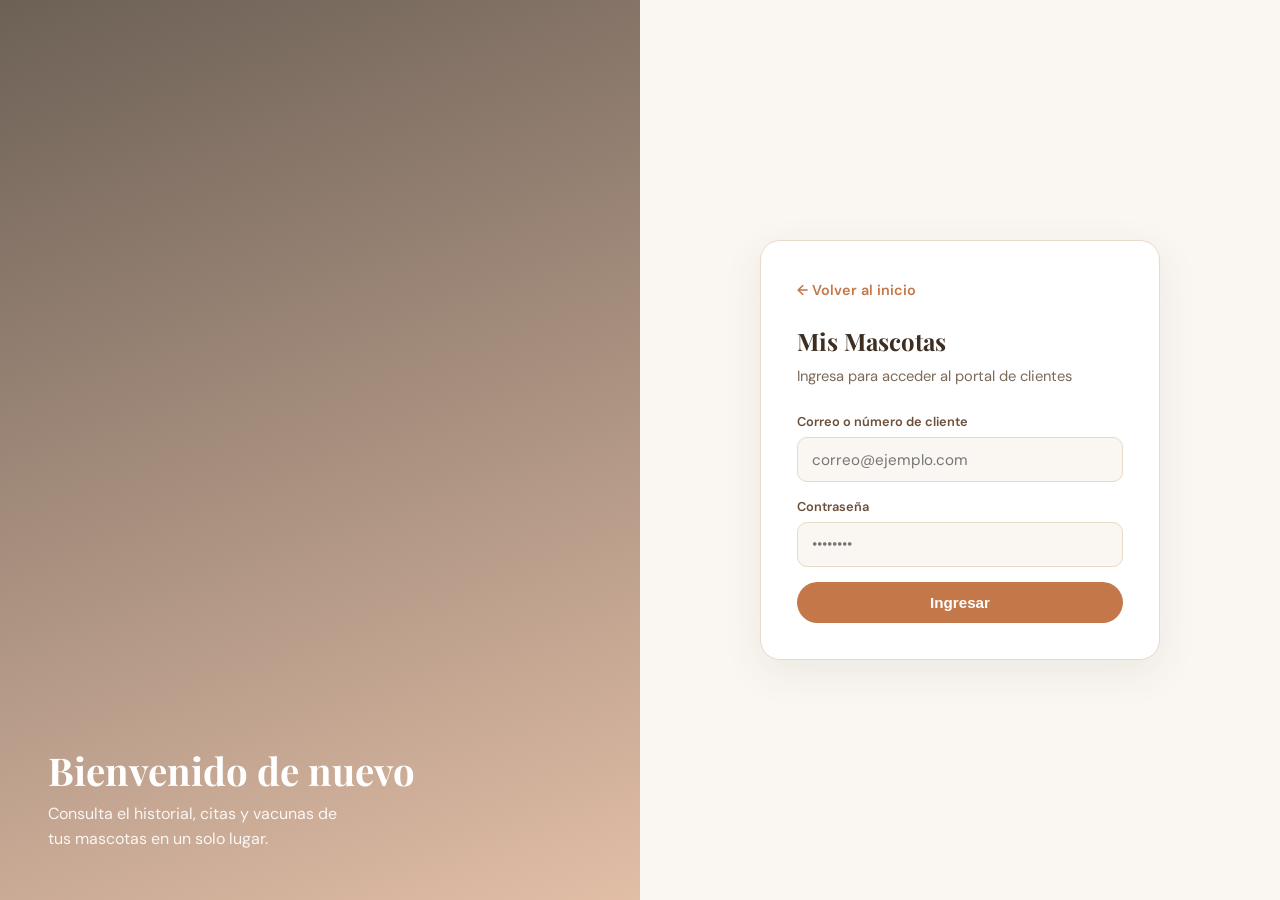
<file: login.html>
<!--
  ======================================================================
  INSTITUCIÓN: CBTis 166 Pablo Torres Burgos
  ----------------------------------------------------------------------
  * Estudiante: DELGADO ROMERO FATIMA LIZBETH
  * Grupo: 5A PRO VESP
  * Actividad: Portal Clínica Veterinaria — Login
  ====================================================================== -->
<!DOCTYPE html>
<html lang="es">
<head>
    <meta charset="UTF-8">
    <meta name="viewport" content="width=device-width, initial-scale=1.0">
    <title>Mis Mascotas — Huellitas Vet</title>
    <link rel="preconnect" href="https://fonts.googleapis.com">
    <link rel="preconnect" href="https://fonts.gstatic.com" crossorigin>
    <link href="https://fonts.googleapis.com/css2?family=DM+Sans:wght@400;500;600;700&family=Playfair+Display:wght@600;700&display=swap" rel="stylesheet">
    <link rel="stylesheet" href="styles.css">
    <style>
        .login-page {
            min-height: 100vh;
            display: grid;
            grid-template-columns: 1fr 1fr;
            background: var(--bg);
        }
        .login-visual {
            background:
                linear-gradient(160deg, rgba(61,46,34,0.75), rgba(196,120,74,0.45)),
                url('https://images.unsplash.com/photo-1548199973-03cce0bbc87b?auto=format&fit=crop&w=1200&q=80');
            background-size: cover;
            background-position: center;
            display: flex;
            align-items: flex-end;
            padding: 3rem;
            color: #fff;
        }
        .login-visual h1 {
            font-family: 'Playfair Display', serif;
            font-size: 2.4rem;
            line-height: 1.2;
            margin-bottom: 0.5rem;
        }
        .login-visual p { opacity: 0.9; max-width: 28ch; }
        .login-panel {
            display: flex;
            align-items: center;
            justify-content: center;
            padding: 2rem;
        }
        .login-box {
            width: 100%;
            max-width: 400px;
            background: #fff;
            border-radius: 20px;
            padding: 2.25rem;
            border: 1px solid var(--sand);
            box-shadow: var(--shadow);
        }
        .login-box h2 {
            font-family: 'Playfair Display', serif;
            color: var(--brown-dark);
            margin-bottom: 0.25rem;
        }
        .login-box .sub { color: var(--muted); margin-bottom: 1.5rem; font-size: 0.92rem; }
        .back-link {
            display: inline-block;
            margin-bottom: 1.25rem;
            color: var(--accent);
            font-weight: 600;
            font-size: 0.9rem;
        }
        @media (max-width: 800px) {
            .login-page { grid-template-columns: 1fr; }
            .login-visual { min-height: 220px; padding: 2rem; }
        }
    </style>
</head>
<body>
    <div class="login-page">
        <div class="login-visual">
            <div>
                <h1>Bienvenido de nuevo</h1>
                <p>Consulta el historial, citas y vacunas de tus mascotas en un solo lugar.</p>
            </div>
        </div>
        <div class="login-panel">
            <div class="login-box">
                <a href="index.html" class="back-link">← Volver al inicio</a>
                <h2>Mis Mascotas</h2>
                <p class="sub">Ingresa para acceder al portal de clientes</p>
                <form id="form-login" action="#" method="POST">
                    <div class="field">
                        <label for="usuario">Correo o número de cliente</label>
                        <input type="text" id="usuario" name="usuario" required placeholder="correo@ejemplo.com" autocomplete="username">
                    </div>
                    <div class="field">
                        <label for="password">Contraseña</label>
                        <input type="password" id="password" name="password" required placeholder="••••••••" autocomplete="current-password">
                    </div>
                    <button type="submit" class="btn btn-primary btn-block">Ingresar</button>
                </form>
            </div>
        </div>
    </div>
    <script src="script.js"></script>
</body>
</html>
</file>
<file: styles.css>
/*
  ============================================================
  styles.css — Huellitas Vet
  ============================================================
  Archivo de estilos del portal de la clínica veterinaria.
  Organización:
  1. Variables CSS (paleta institucional)
  2. Reset y estilos base
  3. Componentes (header, botones, cards, formularios, footer)
  4. Layouts con Flexbox (navegación) y CSS Grid (rejillas)
  5. Media Queries para diseño responsivo
  ============================================================
*/

/* ---- Variables de diseño (paleta institucional) ---- */
:root {
    --bg: #faf7f2;           /* Fondo principal cálido */
    --bg-alt: #f3ebe3;       /* Fondo alterno para secciones */
    --sand: #e8d9c8;         /* Bordes y separadores */
    --brown: #6b4f3a;        /* Color principal de marca */
    --brown-dark: #3d2e22;   /* Textos oscuros y footer */
    --accent: #c4784a;       /* Acento naranja */
    --accent-dark: #a35e35;  /* Acento más oscuro (hover) */
    --text: #2c241c;         /* Texto principal */
    --muted: #7a6a5a;        /* Texto secundario */
    --white: #ffffff;
    --radius: 16px;          /* Radio de bordes redondeados */
    --shadow: 0 12px 40px rgba(61, 46, 34, 0.08);
}

/* ---- Reset básico y estilos globales ---- */
* { box-sizing: border-box; margin: 0; padding: 0; }

body {
    font-family: 'DM Sans', system-ui, sans-serif;
    background: var(--bg);
    color: var(--text);
    line-height: 1.6;
}

img { max-width: 100%; display: block; }
a { color: inherit; text-decoration: none; }
ul { list-style: none; }

.container {
    width: min(1120px, 92%);
    margin-inline: auto;
}

/* ---- Top bar ---- */
.top-bar {
    background: var(--brown-dark);
    color: #e8d9c8;
    font-size: 0.82rem;
    padding: 0.45rem 0;
}
.top-bar-inner {
    width: min(1120px, 92%);
    margin: 0 auto;
    display: flex;
    gap: 1.5rem;
    justify-content: flex-end;
}
.top-wa { color: inherit; text-decoration: none; }
.top-wa:hover { text-decoration: underline; }
.top-wa strong { color: #86efac; }

/* ---- Header / Nav (Flexbox) ---- */
/* El menú de navegación se construye con Flexbox:
   logo a la izquierda y enlaces alineados a la derecha. */
.site-header {
    background: var(--white);
    position: sticky;
    top: 0;
    z-index: 50;
    border-bottom: 1px solid var(--sand);
}
.nav-wrap {
    width: min(1120px, 92%);
    margin: 0 auto;
    display: flex;              /* Flexbox para alinear logo + nav */
    align-items: center;
    justify-content: space-between;
    padding: 0.9rem 0;
}
.logo {
    display: flex;
    align-items: center;
    gap: 0.5rem;
    font-weight: 700;
    font-size: 1.15rem;
}
.logo-mark { font-size: 1.4rem; }
.logo-text em { font-style: normal; color: var(--accent); }

.main-nav {
    display: flex;
    align-items: center;
    gap: 1.4rem;
}
.main-nav a {
    font-size: 0.92rem;
    font-weight: 500;
    color: var(--muted);
    transition: color 0.15s;
}
.main-nav a:hover { color: var(--brown); }
.btn-nav {
    background: var(--brown) !important;
    color: var(--white) !important;
    padding: 0.5rem 1rem;
    border-radius: 999px;
    font-weight: 600 !important;
}
.btn-nav:hover { background: var(--brown-dark) !important; }

/* ---- Buttons ---- */
.btn {
    display: inline-flex;
    align-items: center;
    justify-content: center;
    padding: 0.75rem 1.4rem;
    border-radius: 999px;
    font-weight: 600;
    font-size: 0.95rem;
    border: none;
    cursor: pointer;
    transition: transform 0.15s, background 0.15s;
}
.btn:hover { transform: translateY(-1px); }
.btn-primary {
    background: var(--accent);
    color: var(--white);
}
.btn-primary:hover { background: var(--accent-dark); }
.btn-ghost {
    background: transparent;
    color: var(--brown);
    border: 1.5px solid var(--sand);
}
.btn-block { width: 100%; }

/* ---- Hero ---- */
.hero {
    display: grid;
    grid-template-columns: 1.05fr 0.95fr;
    gap: 2.5rem;
    align-items: center;
    width: min(1120px, 92%);
    margin: 0 auto;
    padding: 3.5rem 0 4rem;
}
.hero-eyebrow {
    font-size: 0.8rem;
    text-transform: uppercase;
    letter-spacing: 0.12em;
    color: var(--accent);
    font-weight: 600;
    margin-bottom: 0.75rem;
}
.hero h1 {
    font-family: 'Playfair Display', Georgia, serif;
    font-size: clamp(2.2rem, 4.5vw, 3.4rem);
    line-height: 1.15;
    color: var(--brown-dark);
    margin-bottom: 1rem;
}
.hero h1 span { color: var(--accent); }
.hero-lead {
    color: var(--muted);
    font-size: 1.05rem;
    max-width: 34ch;
    margin-bottom: 1.5rem;
}
.hero-actions {
    display: flex;
    flex-wrap: wrap;
    gap: 0.75rem;
    margin-bottom: 1.5rem;
}
.hero-badges {
    display: flex;
    flex-wrap: wrap;
    gap: 1rem;
    font-size: 0.88rem;
    color: var(--brown);
    font-weight: 500;
}
.hero-visual {
    position: relative;
}
.hero-main-img {
    width: 100%;
    height: 420px;
    object-fit: cover;
    border-radius: 24px;
    box-shadow: var(--shadow);
}
.hero-float {
    position: absolute;
    bottom: -1.5rem;
    left: -1.5rem;
    width: 140px;
    height: 140px;
    border-radius: 20px;
    overflow: hidden;
    border: 4px solid var(--white);
    box-shadow: var(--shadow);
}
.hero-float img {
    width: 100%;
    height: 100%;
    object-fit: cover;
}

/* ---- Sections common ---- */
.section { padding: 4.5rem 0; }
.section-title {
    font-family: 'Playfair Display', Georgia, serif;
    font-size: clamp(1.7rem, 3vw, 2.3rem);
    color: var(--brown-dark);
    text-align: center;
    margin-bottom: 0.4rem;
}
.section-sub {
    text-align: center;
    color: var(--muted);
    margin-bottom: 2.5rem;
}
.eyebrow {
    font-size: 0.78rem;
    text-transform: uppercase;
    letter-spacing: 0.12em;
    color: var(--accent);
    font-weight: 600;
    margin-bottom: 0.5rem;
}

/* ---- How it works ---- */
.how { background: var(--white); }
.how-grid {
    display: grid;
    grid-template-columns: repeat(3, 1fr);
    gap: 1.5rem;
}
.how-card {
    background: var(--bg);
    border-radius: var(--radius);
    padding: 1.75rem;
    border: 1px solid var(--sand);
}
.how-num {
    font-family: 'Playfair Display', serif;
    font-size: 1.6rem;
    color: var(--accent);
    font-weight: 700;
    display: block;
    margin-bottom: 0.6rem;
}
.how-card h3 {
    font-size: 1.1rem;
    margin-bottom: 0.4rem;
    color: var(--brown-dark);
}
.how-card p { color: var(--muted); font-size: 0.92rem; }

/* ---- Services (CSS Grid) ---- */
.services-grid {
    display: grid;
    grid-template-columns: repeat(4, 1fr);
    gap: 1.25rem;
}
.service-card {
    background: var(--white);
    border-radius: var(--radius);
    overflow: hidden;
    border: 1px solid var(--sand);
    box-shadow: var(--shadow);
    transition: transform 0.2s;
}
.service-card:hover { transform: translateY(-4px); }
.service-img {
    height: 160px;
    overflow: hidden;
}
.service-img img {
    width: 100%;
    height: 100%;
    object-fit: cover;
}
.service-body { padding: 1.1rem 1.2rem 1.3rem; }
.service-body h3 {
    font-size: 1rem;
    color: var(--brown-dark);
    margin-bottom: 0.35rem;
}
.service-body p {
    font-size: 0.88rem;
    color: var(--muted);
}

/* ---- Offer + stats ---- */
/* Sección con texto principal + aside (horarios) + imagen.
   Usamos CSS Grid para distribuir las tres columnas en pantallas grandes. */
.offer { background: var(--bg-alt); padding-bottom: 0; }
.offer-layout {
    display: grid;
    grid-template-columns: 1.2fr 0.9fr 1fr;
    gap: 2rem;
    align-items: start;
    margin-bottom: 3rem;
}
.offer-text h2 {
    font-family: 'Playfair Display', serif;
    font-size: 2rem;
    color: var(--brown-dark);
    margin-bottom: 0.75rem;
}
.offer-text > p { color: var(--muted); margin-bottom: 1.25rem; }
.offer-list li {
    padding: 0.45rem 0;
    color: var(--brown);
    border-bottom: 1px solid var(--sand);
    font-size: 0.95rem;
}

/* Aside semántico: bloque lateral con información complementaria */
.offer-aside {
    background: var(--white);
    border: 1px solid var(--sand);
    border-radius: var(--radius);
    padding: 1.5rem;
    box-shadow: var(--shadow);
}
.offer-aside h3 {
    font-family: 'Playfair Display', serif;
    font-size: 1.15rem;
    color: var(--brown-dark);
    margin-bottom: 0.85rem;
}
.aside-list li {
    padding: 0.35rem 0;
    font-size: 0.9rem;
    color: var(--brown);
    border-bottom: 1px solid var(--sand);
}
.aside-list li:last-child { border-bottom: none; }
.aside-tip {
    margin-top: 1rem;
    font-size: 0.88rem;
    color: var(--muted);
    line-height: 1.5;
}

.offer-visual img {
    width: 100%;
    height: 360px;
    object-fit: cover;
    border-radius: 24px;
    box-shadow: var(--shadow);
}
.stats-bar {
    display: grid;
    grid-template-columns: repeat(4, 1fr);
}
.stat {
    padding: 1.75rem 1rem;
    text-align: center;
    color: var(--white);
}
.stat:nth-child(1) { background: #2c241c; }
.stat:nth-child(2) { background: #6b4f3a; }
.stat:nth-child(3) { background: #8b6b4f; }
.stat:nth-child(4) { background: #c4784a; }
.stat-num {
    display: block;
    font-family: 'Playfair Display', serif;
    font-size: 2rem;
    font-weight: 700;
}
.stat-label {
    font-size: 0.78rem;
    text-transform: uppercase;
    letter-spacing: 0.1em;
    opacity: 0.9;
}

/* ---- Team carousel ---- */
.team { background: var(--white); }
.team-head {
    display: flex;
    justify-content: space-between;
    align-items: flex-end;
    margin-bottom: 1.5rem;
}
.team-head .section-title,
.team-head .section-sub { text-align: left; margin-bottom: 0; }
.team-head .section-sub { margin-top: 0.25rem; }
.team-nav { display: flex; gap: 0.5rem; }
.nav-btn {
    width: 42px;
    height: 42px;
    border-radius: 50%;
    border: 1.5px solid var(--sand);
    background: var(--bg);
    font-size: 1.4rem;
    cursor: pointer;
    color: var(--brown);
    transition: background 0.15s;
}
.nav-btn:hover { background: var(--sand); }
.team-track {
    display: flex;
    gap: 1.25rem;
    overflow-x: auto;
    scroll-behavior: smooth;
    padding-bottom: 0.5rem;
    cursor: grab;
}
.team-track::-webkit-scrollbar { height: 6px; }
.team-track::-webkit-scrollbar-thumb { background: var(--sand); border-radius: 99px; }
.team-card {
    flex: 0 0 240px;
    background: var(--bg);
    border-radius: var(--radius);
    overflow: hidden;
    border: 1px solid var(--sand);
}
.team-card img {
    width: 100%;
    height: 220px;
    object-fit: cover;
}
.team-info { padding: 1rem; }
.team-info h3 { font-size: 1rem; color: var(--brown-dark); margin-bottom: 0.25rem; }
.team-info p { font-size: 0.85rem; color: var(--muted); }

/* ---- Support ---- */
.support { background: var(--bg); }
.support-grid {
    display: grid;
    grid-template-columns: repeat(3, 1fr);
    gap: 1.25rem;
}
.support-card {
    background: var(--white);
    border: 1px solid var(--sand);
    border-radius: var(--radius);
    padding: 1.5rem;
    text-align: center;
    box-shadow: var(--shadow);
}
.support-card img {
    width: 100px;
    height: 100px;
    object-fit: cover;
    border-radius: 50%;
    margin: 0 auto 1rem;
}
.support-card h3 {
    font-family: 'Playfair Display', serif;
    color: var(--brown-dark);
    margin-bottom: 0.4rem;
}
.support-card p { font-size: 0.9rem; color: var(--muted); }

/* ---- Form section ---- */
.cta-form { background: var(--bg-alt); }
.cta-layout {
    display: grid;
    grid-template-columns: 1fr 1fr;
    gap: 2.5rem;
    align-items: start;
}
.cta-info h2 {
    font-family: 'Playfair Display', serif;
    font-size: 2rem;
    color: var(--brown-dark);
    margin-bottom: 0.75rem;
}
.cta-info > p { color: var(--muted); margin-bottom: 1rem; }
.cta-list {
    margin-bottom: 1.5rem;
}
.cta-list li {
    padding: 0.35rem 0;
    color: var(--brown);
    font-weight: 500;
}
.embed-video {
    border-radius: 16px;
    overflow: hidden;
    aspect-ratio: 16/9;
    box-shadow: var(--shadow);
}
.embed-video iframe {
    width: 100%;
    height: 100%;
    border: 0;
}

.form-card {
    background: var(--white);
    border-radius: 20px;
    padding: 2rem;
    border: 1px solid var(--sand);
    box-shadow: var(--shadow);
}
.form-card h3 {
    font-family: 'Playfair Display', serif;
    font-size: 1.4rem;
    color: var(--brown-dark);
    margin-bottom: 1.25rem;
    text-align: center;
}
.field { margin-bottom: 0.95rem; }
.field label {
    display: block;
    font-size: 0.8rem;
    font-weight: 600;
    color: var(--brown);
    margin-bottom: 0.3rem;
}
.field input,
.field select,
.field textarea {
    width: 100%;
    padding: 0.7rem 0.9rem;
    border: 1.5px solid var(--sand);
    border-radius: 10px;
    font-family: inherit;
    font-size: 0.95rem;
    background: var(--bg);
    color: var(--text);
    transition: border-color 0.15s;
}
.field input:focus,
.field select:focus,
.field textarea:focus {
    outline: none;
    border-color: var(--accent);
}
.field-check {
    display: flex;
    align-items: flex-start;
    gap: 0.6rem;
}
.field-check input {
    width: auto;
    margin-top: 0.2rem;
    accent-color: var(--accent);
}
.field-check label {
    font-weight: 400;
    color: var(--muted);
    font-size: 0.85rem;
}

/* ---- Brands marquee ---- */
.brands { background: var(--white); overflow: hidden; }
.marquee {
    margin-top: 0.5rem;
    overflow: hidden;
    mask-image: linear-gradient(90deg, transparent, #000 10%, #000 90%, transparent);
}
.marquee-track {
    display: flex;
    gap: 2.5rem;
    width: max-content;
    animation: scroll 28s linear infinite;
}
.marquee-track span {
    font-weight: 600;
    color: var(--muted);
    font-size: 1rem;
    white-space: nowrap;
    padding: 0.5rem 0;
}
@keyframes scroll {
    from { transform: translateX(0); }
    to { transform: translateX(-50%); }
}

/* ---- Map ---- */
.map-section { background: var(--bg); }
.map-embed { margin-top: 0.5rem; }

/* ---- Footer ---- */
.site-footer {
    background: var(--brown-dark);
    color: #e8d9c8;
    padding-top: 3rem;
}
.footer-grid {
    display: grid;
    grid-template-columns: 1.4fr 1fr 1fr;
    gap: 2rem;
    padding-bottom: 2rem;
}
.footer-brand .logo-text { color: var(--white); font-weight: 700; }
.footer-brand p { margin-top: 0.6rem; font-size: 0.9rem; opacity: 0.85; }
.footer-links h4,
.footer-contact h4 {
    font-size: 0.85rem;
    text-transform: uppercase;
    letter-spacing: 0.08em;
    margin-bottom: 0.75rem;
    color: var(--sand);
}
.footer-links a {
    display: block;
    font-size: 0.92rem;
    opacity: 0.85;
    margin-bottom: 0.35rem;
}
.footer-links a:hover { opacity: 1; color: var(--white); }
.footer-contact p { font-size: 0.9rem; opacity: 0.85; margin-bottom: 0.3rem; }
.footer-bottom {
    border-top: 1px solid rgba(255,255,255,0.1);
    padding: 1rem;
    text-align: center;
    font-size: 0.8rem;
    opacity: 0.7;
}

/* ---- Responsive (Media Queries) ---- */
/* Adaptamos el layout a tablets y móviles: reducimos columnas de Grid
   y permitimos que el menú Flexbox se envuelva. */
@media (max-width: 960px) {
    .hero,
    .cta-layout,
    .services-grid {
        grid-template-columns: 1fr 1fr;
    }
    /* En tablet el aside se coloca debajo del texto y la imagen a lo ancho */
    .offer-layout {
        grid-template-columns: 1fr 1fr;
    }
    .offer-aside {
        grid-column: 1 / -1;
    }
    .services-grid { grid-template-columns: 1fr 1fr; }
    .how-grid,
    .support-grid {
        grid-template-columns: 1fr;
    }
    .main-nav { gap: 0.8rem; font-size: 0.85rem; }
}
@media (max-width: 720px) {
    .hero,
    .offer-layout,
    .cta-layout,
    .services-grid,
    .stats-bar,
    .footer-grid {
        grid-template-columns: 1fr;
    }
    .hero-main-img { height: 280px; }
    .hero-float { display: none; }
    .main-nav {
        flex-wrap: wrap;
        justify-content: flex-end;
    }
    .team-head { flex-direction: column; align-items: flex-start; gap: 1rem; }
}
</file>
